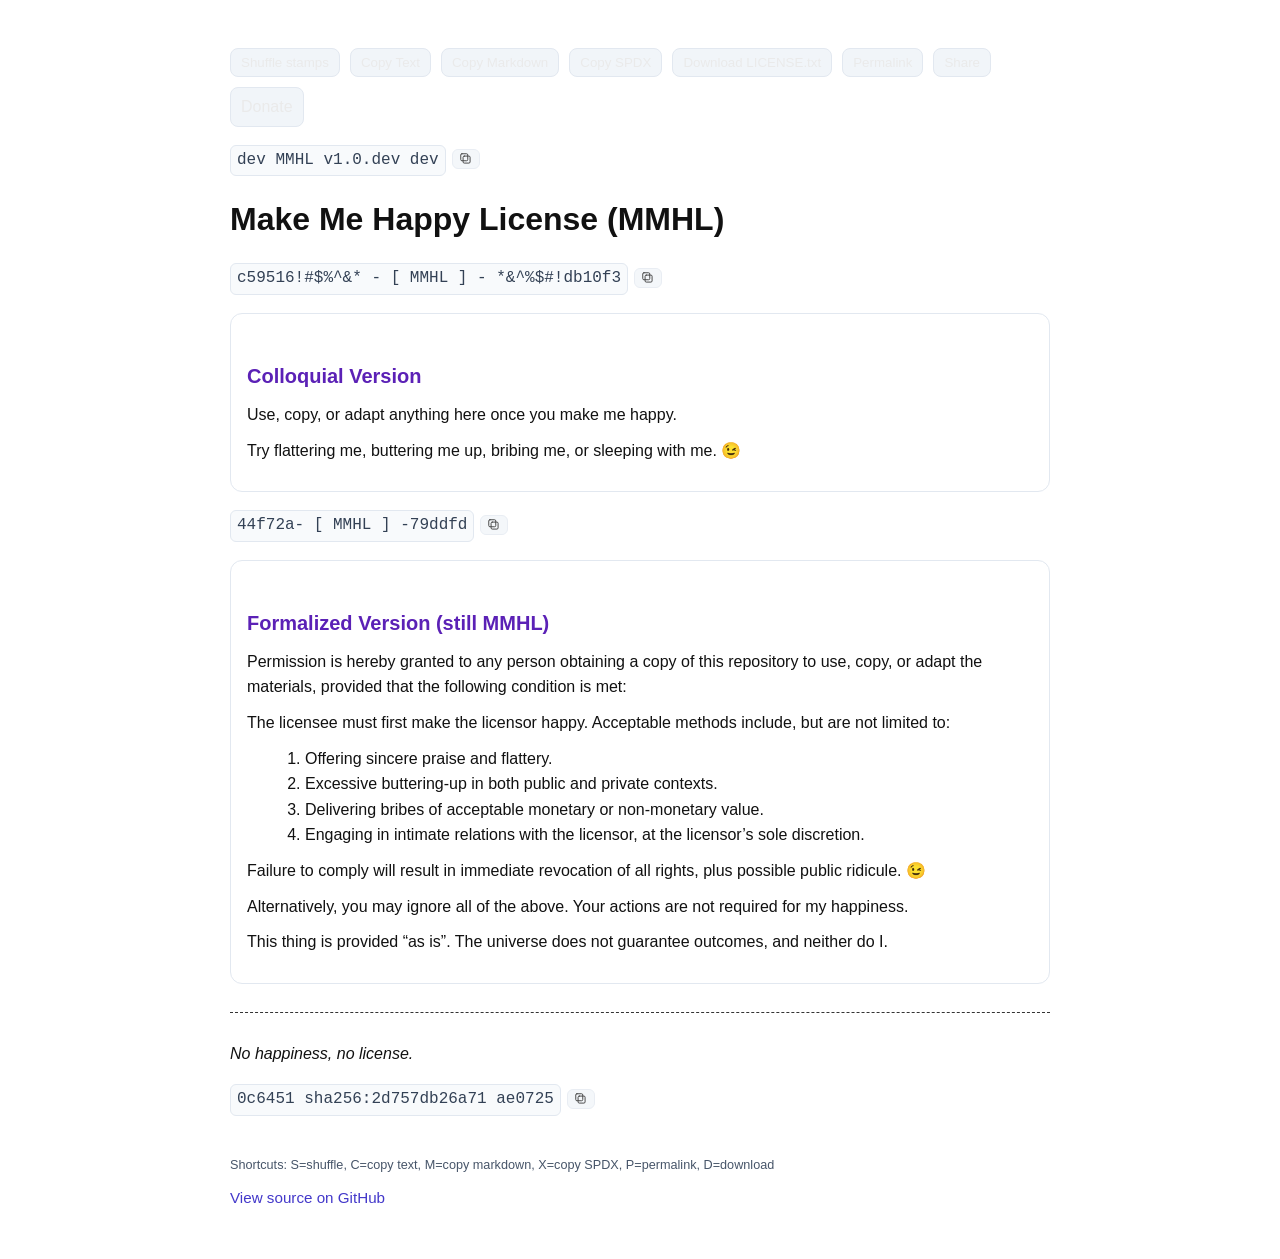
<file: index.html>
<?xml version="1.0" encoding="UTF-8"?>
<!DOCTYPE html PUBLIC "-//W3C//DTD XHTML 1.0 Strict//EN"
	"http://www.w3.org/TR/xhtml1/DTD/xhtml1-strict.dtd">
<html xmlns="http://www.w3.org/1999/xhtml" xml:lang="en" lang="en">
<head>
	<meta http-equiv="Content-Type" content="text/html; charset=UTF-8" />
	<title>Make Me Happy License (MMHL)</title>
	<meta name="viewport" content="width=device-width, initial-scale=1" />

	<meta name="description" content="Make Me Happy License (MMHL) — a proudly human license. No happiness, no license." />
	<meta property="og:title" content="Make Me Happy License (MMHL)" />
	<meta property="og:description" content="Use, copy, or adapt once you make me happy. No happiness, no license." />
	<meta property="og:url" content="https://reedlai.github.io/mmhl/" />
	<meta property="og:type" content="website" />

	<link rel="canonical" href="https://reedlai.github.io/mmhl/" />
	<meta name="robots" content="index,follow" />
	<meta name="theme-color" content="#111111" />
	<meta name="color-scheme" content="dark light" />
	<meta name="twitter:card" content="summary" />

	<meta http-equiv="Cache-Control" content="no-store, no-cache, must-revalidate, max-age=0" />
	<meta http-equiv="Pragma" content="no-cache" />
	<meta http-equiv="Expires" content="0" />

	<meta http-equiv="Content-Security-Policy"
				content="default-src 'self';
								 img-src 'self' data:;
								 style-src 'self';
								 script-src 'self';
								 connect-src 'self' https://api.github.com;
								 base-uri 'none';
								 form-action 'none'" />
	<meta name="referrer" content="no-referrer" />

	<link rel="icon" href="data:image/svg+xml,&lt;svg xmlns='http://www.w3.org/2000/svg' viewBox='0 0 64 64'&gt;&lt;text y='.9em' font-size='56'&gt;🙂&lt;/text&gt;&lt;/svg&gt;" />
	<link rel="stylesheet" href="./assets/style.css" type="text/css" />

	<script type="application/ld+json">
	{
		"@context":"https://schema.org",
		"@type":"CreativeWork",
		"name":"Make Me Happy License (MMHL)",
		"license":"https://reedlai.github.io/mmhl/",
		"description":"A proudly human license. Use, copy, or adapt once you make me happy.",
		"inLanguage":"en"
	}
	</script>
</head>
<body>
	<div class="wrap" role="main">
		<div class="actions">
			<button id="shuffle" class="btn" type="button" aria-label="Shuffle visual stamps">Shuffle stamps</button>
			<button id="copy_plain" class="btn" type="button">Copy Text</button>
			<button id="copy_md" class="btn" type="button">Copy Markdown</button>
			<button id="copy_spdx" class="btn" type="button" title="SPDX custom identifier">Copy SPDX</button>
			<button id="download" class="btn" type="button">Download LICENSE.txt</button>
			<button id="permalink" class="btn" type="button">Permalink</button>
			<button id="share" class="btn" type="button">Share</button>
			<a class="btn" href="./donate/">Donate</a>
			<span class="sr" id="copied" aria-live="polite"></span>
		</div>

		<p class="stamp-row">
			<code class="stamp">
				<span class="pre" id="ver_left">ver</span>
				<span class="core" id="ver_core">MMHL v1.0.dev</span>
				<span class="post" id="ver_right">dev</span>
			</code>
		</p>

		<h1>Make Me Happy License (MMHL)</h1>

		<p class="stamp-row">
			<code class="stamp"><span class="pre"></span><span class="core">!#$%^&amp;* - [ MMHL ] - *&amp;^%$#!</span><span class="post"></span></code>
		</p>

		<div class="box" id="colloquial">
			<h2>Colloquial Version</h2>
			<div id="colloquial_body"></div>
		</div>

		<p class="stamp-row">
			<code class="stamp"><span class="pre"></span><span class="core">- [ MMHL ] -</span><span class="post"></span></code>
		</p>

		<div class="box" id="formal">
			<h2>Formalized Version (still MMHL)</h2>
			<p id="formal_intro"></p>
			<p id="formal_condition"></p>
			<ol class="list" id="formal_list"></ol>
			<p id="formal_outro"></p>
			<p id="formal_final_clause"></p>
			<p id="formal_disclaimer"></p>
		</div>

		<hr />
		<p><em id="slogan"></em></p>

		<p class="stamp-row">
			<code class="stamp">
				<span class="pre">MMHL</span>
				<span class="core" id="digest_core">sha256:pending</span>
				<span class="post">text</span>
			</code>
		</p>

		<div class="foot">
			<p><small>Shortcuts: S=shuffle, C=copy text, M=copy markdown, X=copy SPDX, P=permalink, D=download</small></p>
			<p><a href="https://github.com/reedlai/mmhl">View source on GitHub</a></p>
		</div>
	</div>

	<script src="./scripts/app.js" type="text/javascript"></script>
</body>
</html>
</file>
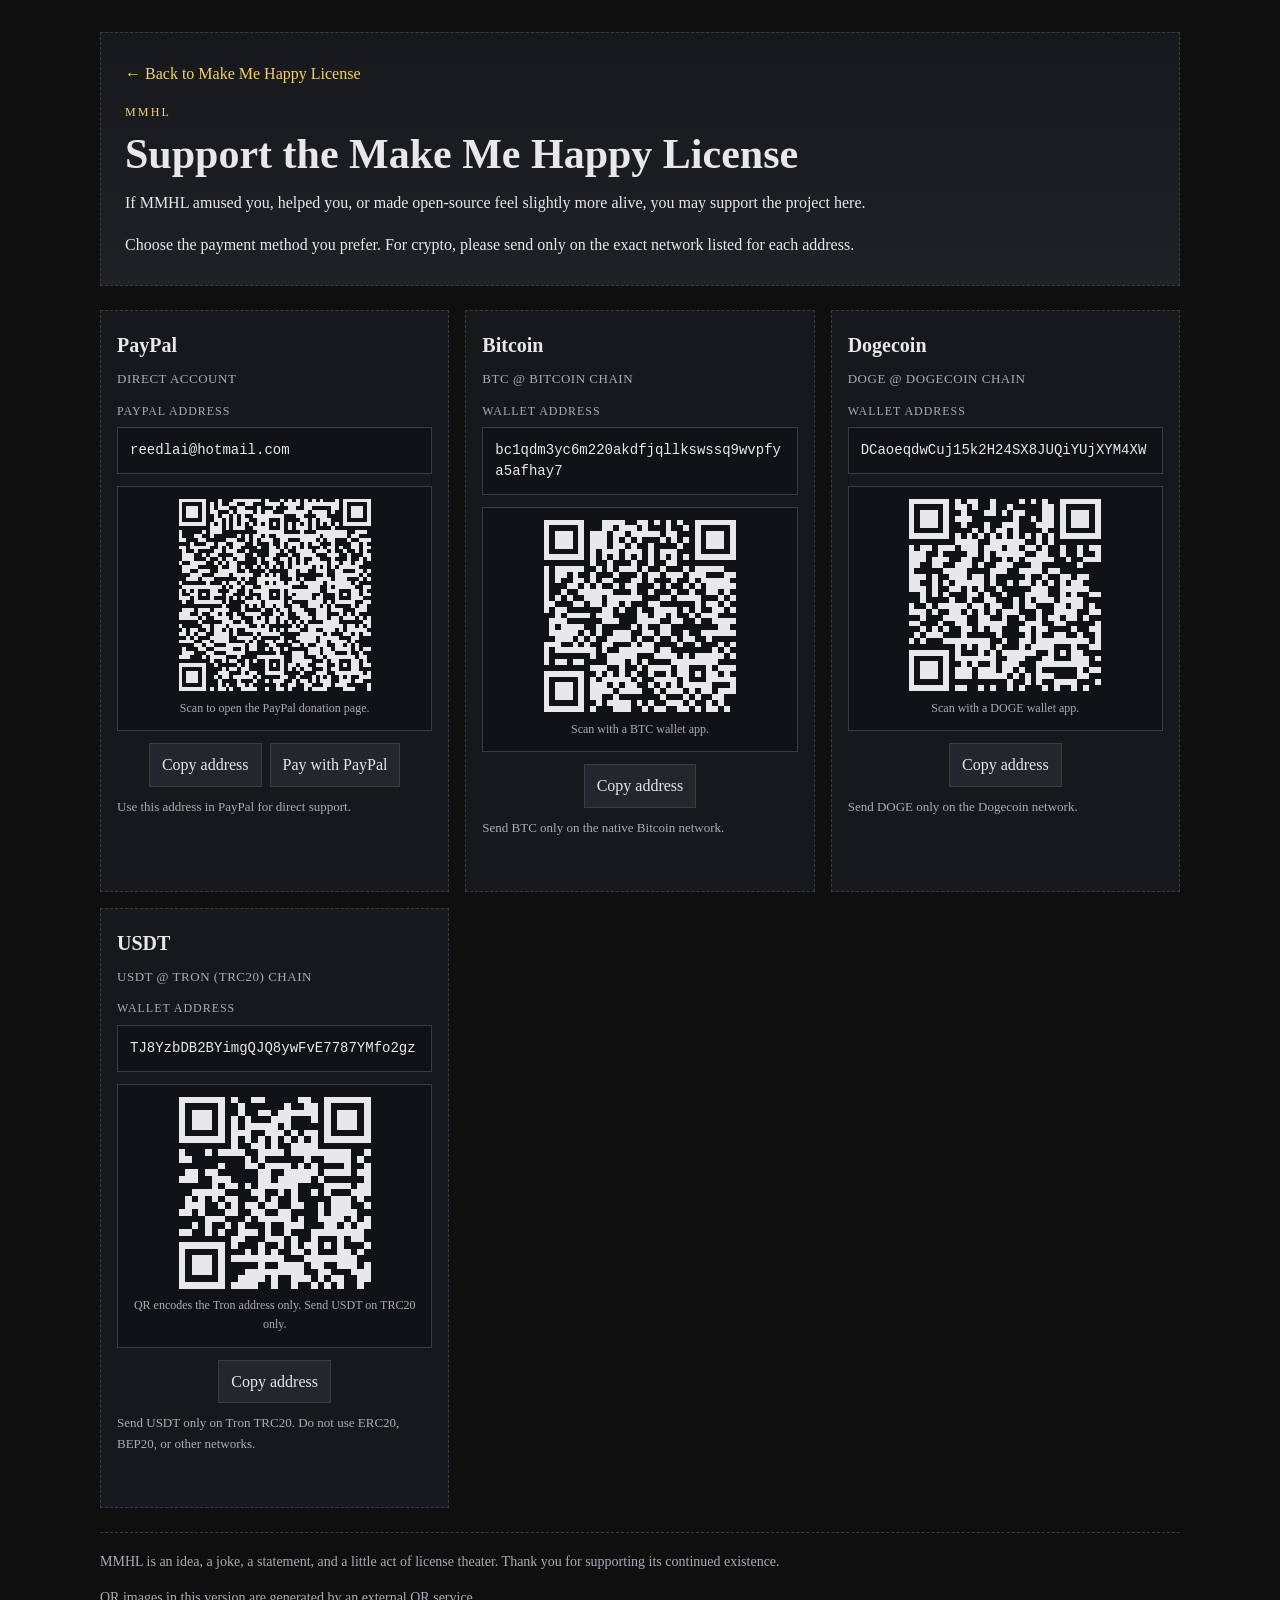
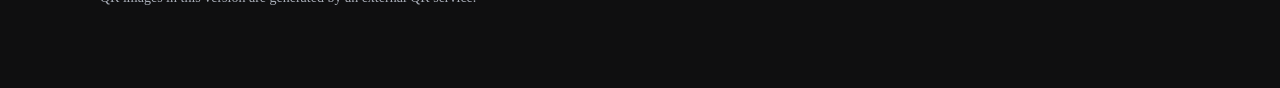
<file: donate/index.html>
<!DOCTYPE html>
<html lang="en">
<head>
	<meta charset="UTF-8" />
	<meta name="viewport" content="width=device-width, initial-scale=1.0" />
	<title>Support MMHL — Make Me Happy License</title>
	<script src="../scripts/qrcode.min.js"></script>
	<style>
		:root {
			--bg: #0f0f10;
			--panel: #17181b;
			--panel_2: #1f2126;
			--line: #3a3d45;
			--text: #e8e8ea;
			--dim: #a8adb7;
			--accent: #f4d35e;
			--ok: #7bd389;
		}

		* {
			box-sizing: border-box;
		}

		html,
		body {
			margin: 0;
			padding: 0;
			background: var(--bg);
			color: var(--text);
			font-family: Georgia, "Times New Roman", serif;
			line-height: 1.6;
		}

		a {
			color: var(--accent);
			text-decoration: none;
		}

		a:hover {
			text-decoration: underline;
		}

		.page {
			width: min(1080px, calc(100% - 32px));
			margin: 0 auto;
			padding: 32px 0 64px;
		}

		.hero {
			border: 1px dashed var(--line);
			background: linear-gradient(180deg, var(--panel), var(--panel_2));
			padding: 28px 24px;
			margin-bottom: 24px;
		}

		.kicker {
			margin: 0 0 8px;
			font-size: 12px;
			letter-spacing: 0.18em;
			text-transform: uppercase;
			color: var(--accent);
		}

		h1,
		h2,
		h3,
		p {
			margin-top: 0;
		}

		h1 {
			margin-bottom: 12px;
			font-size: clamp(28px, 4vw, 42px);
			line-height: 1.15;
		}

		.hero p:last-child {
			margin-bottom: 0;
		}

		.grid {
			display: grid;
			grid-template-columns: repeat(auto-fit, minmax(320px, 1fr));
			gap: 16px;
		}

		.card {
			border: 1px dashed var(--line);
			background: var(--panel);
			padding: 18px 16px 16px;
		}

		.card h2 {
			margin-bottom: 8px;
			font-size: 20px;
		}

		.chain {
			margin-bottom: 12px;
			font-size: 13px;
			color: var(--dim);
			letter-spacing: 0.04em;
			text-transform: uppercase;
		}

		.label {
			margin: 0 0 6px;
			font-size: 12px;
			color: var(--dim);
			letter-spacing: 0.08em;
			text-transform: uppercase;
		}

		.address_box {
			border: 1px solid var(--line);
			background: #111216;
			padding: 12px;
			margin-bottom: 12px;
			overflow-wrap: anywhere;
			word-break: break-word;
			font-family: Consolas, "Courier New", monospace;
			font-size: 14px;
			line-height: 1.5;
		}

		.qr_wrap {
			margin: 0 0 12px;
			padding: 12px;
			border: 1px solid var(--line);
			background: #111216;
			text-align: center;
		}
		.qr_wrap > div { display: inline-block; }

		.qr_img {
			display: block;
			width: 192px;
			height: 192px;
			max-width: 100%;
			margin: 0 auto 8px;
			background: #ffffff;
			padding: 8px;
		}

		.qr_caption {
			margin: 0;
			font-size: 12px;
			color: var(--dim);
		}

		.actions {
			display: flex;
			flex-wrap: wrap;
			justify-content: center;
			gap: 8px;
			margin-bottom: 10px;
		}

		button,
		.action_link {
			display: inline-block;
			appearance: none;
			border: 1px solid var(--line);
			background: #24262d;
			color: var(--text);
			padding: 8px 12px;
			font: inherit;
			cursor: pointer;
			text-decoration: none;
		}

		button:hover,
		.action_link:hover {
			border-color: var(--accent);
			color: var(--accent);
			text-decoration: none;
		}

		.note {
			margin: 0;
			font-size: 13px;
			color: var(--dim);
		}

		.footer {
			margin-top: 24px;
			border-top: 1px dashed var(--line);
			padding-top: 18px;
			color: var(--dim);
			font-size: 14px;
		}

		.status {
			display: inline-block;
			min-height: 1.2em;
			font-size: 13px;
			color: var(--ok);
		}

		@media (max-width: 640px) {
			.page {
				width: min(100%, calc(100% - 20px));
				padding-top: 20px;
			}

			.hero,
			.card {
				padding-left: 14px;
				padding-right: 14px;
			}

			.qr_img {
				width: 168px;
				height: 168px;
			}
		}
	</style>
</head>
<body>
	<div class="page">
		<header class="hero">
			<p><a href="../">← Back to Make Me Happy License</a></p>
			<p class="kicker">MMHL</p>
			<h1>Support the Make Me Happy License</h1>
			<p>
				If MMHL amused you, helped you, or made open-source feel slightly more alive,
				you may support the project here.
			</p>
			<p>
				Choose the payment method you prefer. For crypto, please send only on the exact
				network listed for each address.
			</p>
		</header>

		<main class="grid">
			<section class="card">
				<h2>PayPal</h2>
				<p class="chain">Direct account</p>
				<p class="label">PayPal address</p>
				<div class="address_box" id="paypal_address">reedlai@hotmail.com</div>

				<div class="qr_wrap">
					<div id="qr_paypal"></div>
					<p class="qr_caption">Scan to open the PayPal donation page.</p>
				</div>

				<div class="actions">
					<button type="button" data-copy="paypal_address">Copy address</button>
					<a
						class="action_link"
						href="https://www.paypal.com/cgi-bin/webscr?cmd=_xclick&business=reedlai@hotmail.com&item_name=Make%20Me%20Happy%20License%20Donation&currency_code=USD"
						target="_blank"
						rel="noopener noreferrer"
					>Pay with PayPal</a>
				</div>

				<p class="note">
					Use this address in PayPal for direct support.
				</p>
				<p class="status" id="paypal_address_status"></p>
			</section>

			<section class="card">
				<h2>Bitcoin</h2>
				<p class="chain">BTC @ Bitcoin chain</p>
				<p class="label">Wallet address</p>
				<div class="address_box" id="btc_address">bc1qdm3yc6m220akdfjqllkswssq9wvpfya5afhay7</div>

				<div class="qr_wrap">
					<div id="qr_btc"></div>
					<p class="qr_caption">Scan with a BTC wallet app.</p>
				</div>

				<div class="actions">
					<button type="button" data-copy="btc_address">Copy address</button>
				</div>

				<p class="note">
					Send BTC only on the native Bitcoin network.
				</p>
				<p class="status" id="btc_address_status"></p>
			</section>

			<section class="card">
				<h2>Dogecoin</h2>
				<p class="chain">DOGE @ Dogecoin chain</p>
				<p class="label">Wallet address</p>
				<div class="address_box" id="doge_address">DCaoeqdwCuj15k2H24SX8JUQiYUjXYM4XW</div>

				<div class="qr_wrap">
					<div id="qr_doge"></div>
					<p class="qr_caption">Scan with a DOGE wallet app.</p>
				</div>

				<div class="actions">
					<button type="button" data-copy="doge_address">Copy address</button>
				</div>

				<p class="note">
					Send DOGE only on the Dogecoin network.
				</p>
				<p class="status" id="doge_address_status"></p>
			</section>

			<section class="card">
				<h2>USDT</h2>
				<p class="chain">USDT @ Tron (TRC20) chain</p>
				<p class="label">Wallet address</p>
				<div class="address_box" id="usdt_trc20_address">TJ8YzbDB2BYimgQJQ8ywFvE7787YMfo2gz</div>

				<div class="qr_wrap">
					<div id="qr_usdt"></div>
					<p class="qr_caption">QR encodes the Tron address only. Send USDT on TRC20 only.</p>
				</div>

				<div class="actions">
					<button type="button" data-copy="usdt_trc20_address">Copy address</button>
				</div>

				<p class="note">
					Send USDT only on Tron TRC20. Do not use ERC20, BEP20, or other networks.
				</p>
				<p class="status" id="usdt_trc20_address_status"></p>
			</section>
		</main>

		<footer class="footer">
			<p>
				MMHL is an idea, a joke, a statement, and a little act of license theater.
				Thank you for supporting its continued existence.
			</p>
			<p>
				QR images in this version are generated by an external QR service.
			</p>
		</footer>
	</div>

	<script>
		(function() {
			"use strict";

			function set_status(id, text) {
				var el = document.getElementById(id + "_status");
				if(!el) return;
				el.textContent = text;
				window.setTimeout(function() {
					if(el.textContent === text) {
						el.textContent = "";
					}
				}, 1800);
			}

			async function copy_text(text) {
				if(navigator.clipboard && window.isSecureContext) {
					await navigator.clipboard.writeText(text);
					return true;
				}

				var textarea = document.createElement("textarea");
				textarea.value = text;
				textarea.setAttribute("readonly", "");
				textarea.style.position = "absolute";
				textarea.style.left = "-9999px";
				document.body.appendChild(textarea);
				textarea.select();

				try {
					document.execCommand("copy");
					document.body.removeChild(textarea);
					return true;
				}catch(err) {
					document.body.removeChild(textarea);
					throw err;
				}
			}

			document.addEventListener("click", function(event) {
				var button = event.target.closest("[data-copy]");
				if(!button) return;

				var target_id = button.getAttribute("data-copy");
				var box = document.getElementById(target_id);
				if(!box) return;

				copy_text(box.textContent.trim())
					.then(function() {
						set_status(target_id, "Copied.");
					})
					.catch(function() {
						set_status(target_id, "Copy failed.");
					});
			});
		})();
	</script>
	<script> <!-- QR codes -->
		new QRCode(document.getElementById("qr_paypal"), {
			text: "https://www.paypal.com/cgi-bin/webscr?cmd=_xclick&business=reedlai@hotmail.com&item_name=Make%20Me%20Happy%20License%20Donation&currency_code=USD",
			width: 192,
			height: 192,
			colorDark: "#e8e8ea",
			colorLight: "#111216",
			correctLevel: QRCode.CorrectLevel.M
		});

		new QRCode(document.getElementById("qr_btc"), {
			text: "bitcoin:bc1qdm3yc6m220akdfjqllkswssq9wvpfya5afhay7",
			width: 192,
			height: 192,
			colorDark: "#e8e8ea",
			colorLight: "#111216",
			correctLevel: QRCode.CorrectLevel.M
		});

		new QRCode(document.getElementById("qr_doge"), {
			text: "dogecoin:DCaoeqdwCuj15k2H24SX8JUQiYUjXYM4XW",
			width: 192,
			height: 192,
			colorDark: "#e8e8ea",
			colorLight: "#111216",
			correctLevel: QRCode.CorrectLevel.M
		});

		new QRCode(document.getElementById("qr_usdt"), {
			text: "TJ8YzbDB2BYimgQJQ8ywFvE7787YMfo2gz",
			width: 192,
			height: 192,
			colorDark: "#e8e8ea",
			colorLight: "#111216",
			correctLevel: QRCode.CorrectLevel.M
		});
	</script>
</body>
</html>
</file>
<file: assets/style.css>
:root { --fg:#e6e6e6; --bg:#111; --muted:#9aa0a6; --accent:#a78bfa; --btn:#2a2a2a; --btnb:#363636; }
html,body{margin:0;padding:0;background:var(--bg);color:var(--fg);
	font-family: ui-sans-serif,-apple-system,BlinkMacSystemFont,"Segoe UI",Roboto,"Noto Sans","Helvetica Neue",Arial,"Apple Color Emoji","Segoe UI Emoji";
	line-height:1.6;}
.wrap{max-width:820px;margin:48px auto;padding:0 20px;}
.stamp{display:inline-block;background:#1f1f1f;border:1px solid #2a2a2a;
	padding:2px 6px;border-radius:6px;font-family:ui-monospace,"SFMono-Regular",Menlo,Consolas,"Liberation Mono",monospace;color:var(--muted);}
h1{font-size:2rem;margin:12px 0 8px;}
h2{font-size:1.25rem;margin:28px 0 8px;color:var(--accent);}
p{margin:10px 0;} hr{border:none;border-top:1px dashed #333;margin:28px 0;}
.foot{margin-top:36px;color:var(--muted);font-size:.95rem}
.box{background:#151515;border:1px solid #2b2b2b;border-radius:12px;padding:18px 16px;}
.list{margin:10px 0 0 18px} .stamp-row{margin:18px 0}
a{color:#c4b5fd;text-decoration:none} a:hover{text-decoration:underline}
.actions{display:flex;gap:10px;flex-wrap:wrap;margin:10px 0 6px}
.btn{background:var(--btn);border:1px solid var(--btnb);padding:6px 10px;border-radius:8px;color:#eaeaea;cursor:pointer}
.btn:active{transform:translateY(1px)}
.sr{position:absolute;left:-9999px}

/* Stamp copy icon button */
.copy-stamp{
	display:inline-block;
	margin-left:6px;
	padding:2px 6px;
	border:1px solid var(--btnb);
	background:var(--btn);
	color:var(--fg);
	border-radius:6px;
	cursor:pointer;
	font-size:.85rem;
	line-height:1;
	vertical-align:middle;
}
.stamp + .copy-stamp{opacity:.75}
.stamp + .copy-stamp:hover{opacity:1}

/* Light scheme */
@media (prefers-color-scheme: light){
	:root{--fg:#111; --bg:#fff; --muted:#475569; --accent:#5b21b6; --btn:#f1f5f9; --btnb:#e2e8f0;}
	a{color:#4338ca}
	.stamp{background:#f8fafc;border-color:#e2e8f0;color:#334155}
	.box{background:#ffffff;border-color:#e2e8f0}
	body{background:var(--bg);color:var(--fg)}
}

/* Print-friendly */
@media print{
	html,body{background:#fff;color:#000}
	.actions,.stamp-row{display:none !important}
	.wrap{max-width:100%;padding:0}
	.box{background:#fff;border:1px solid #000}
	a{color:#000;text-decoration:underline}
}

.copy-icon{ width:14px; height:14px; display:block; }
</file>
